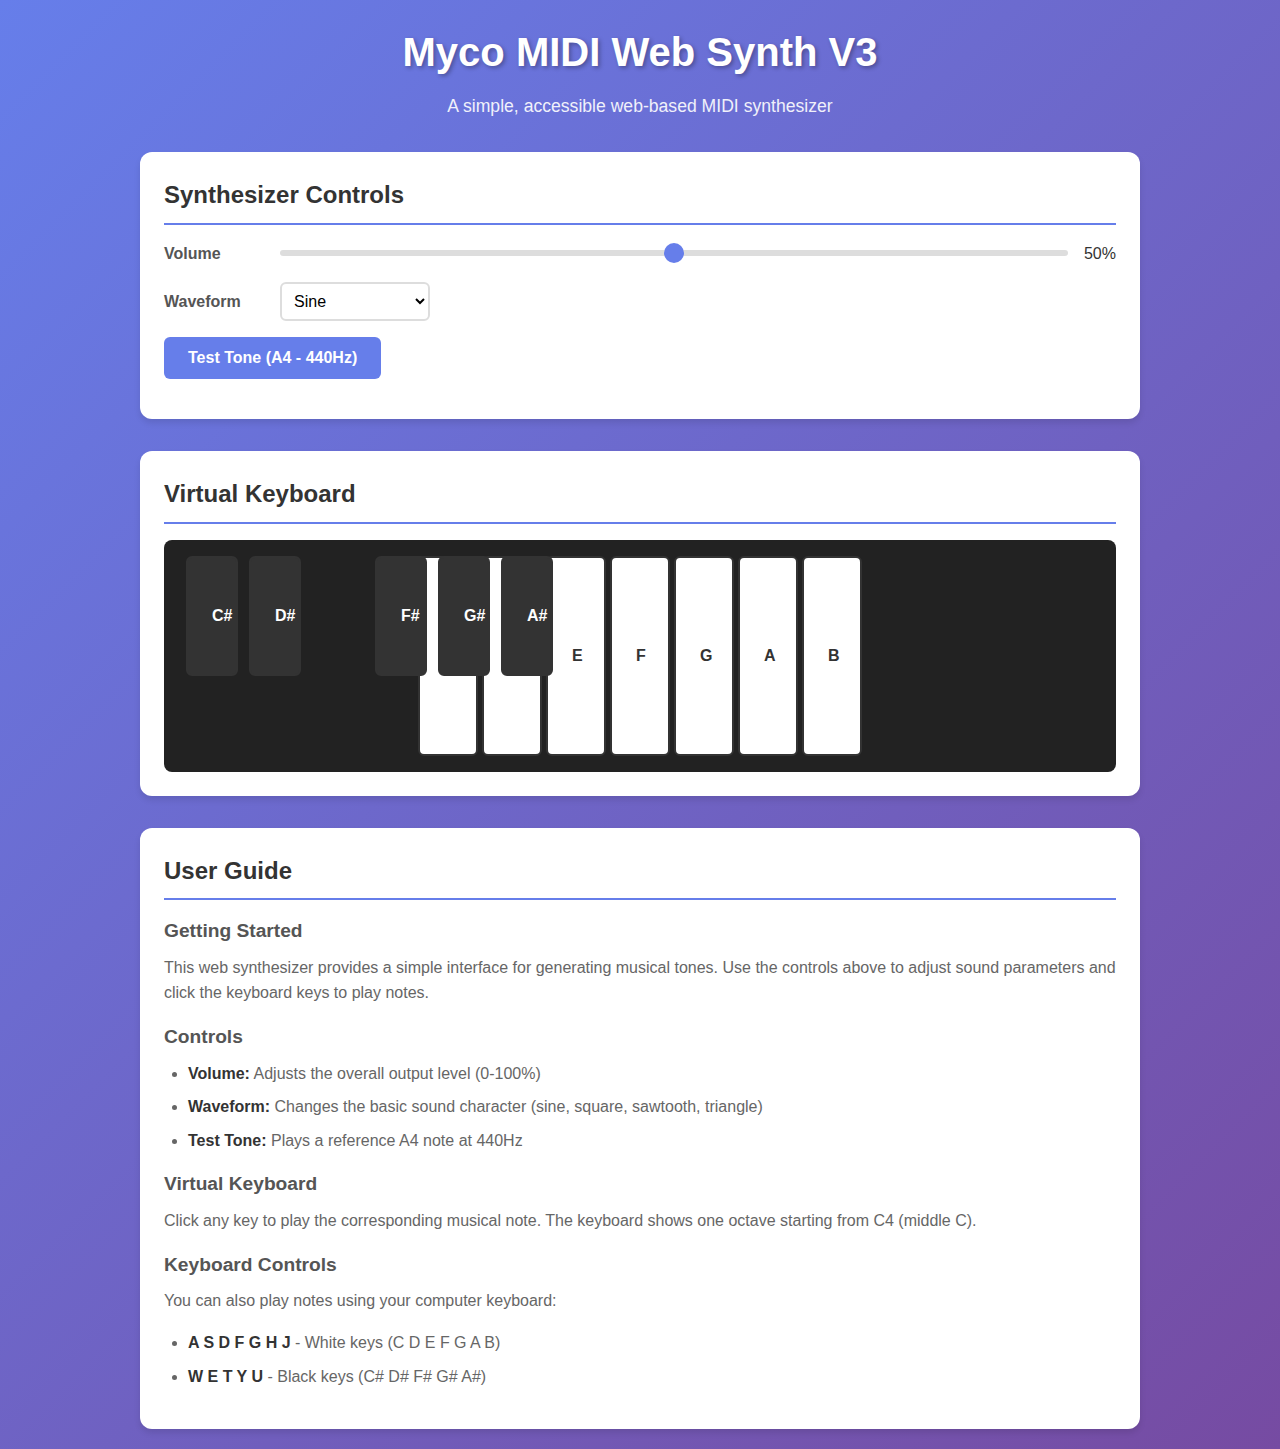
<file: index.html>
<!DOCTYPE html>
<html lang="en">
<head>
    <meta charset="UTF-8">
    <meta name="viewport" content="width=device-width, initial-scale=1.0">
    <title>Myco MIDI Web Synth V3</title>
    <link rel="stylesheet" href="styles.css">
</head>
<body>
    <header>
        <h1>Myco MIDI Web Synth V3</h1>
        <p>A simple, accessible web-based MIDI synthesizer</p>
    </header>

    <main>
        <section class="synth-controls">
            <h2>Synthesizer Controls</h2>
            
            <div class="control-group">
                <label for="volume">Volume</label>
                <input type="range" id="volume" min="0" max="100" value="50">
                <span id="volume-display">50%</span>
            </div>

            <div class="control-group">
                <label for="waveform">Waveform</label>
                <select id="waveform">
                    <option value="sine">Sine</option>
                    <option value="square">Square</option>
                    <option value="sawtooth">Sawtooth</option>
                    <option value="triangle">Triangle</option>
                </select>
            </div>

            <div class="control-group">
                <button id="test-tone">Test Tone (A4 - 440Hz)</button>
            </div>
        </section>

        <section class="keyboard">
            <h2>Virtual Keyboard</h2>
            <div class="keys">
                <button class="key white" data-note="C4" data-freq="261.63">C</button>
                <button class="key black" data-note="C#4" data-freq="277.18">C#</button>
                <button class="key white" data-note="D4" data-freq="293.66">D</button>
                <button class="key black" data-note="D#4" data-freq="311.13">D#</button>
                <button class="key white" data-note="E4" data-freq="329.63">E</button>
                <button class="key white" data-note="F4" data-freq="349.23">F</button>
                <button class="key black" data-note="F#4" data-freq="369.99">F#</button>
                <button class="key white" data-note="G4" data-freq="392.00">G</button>
                <button class="key black" data-note="G#4" data-freq="415.30">G#</button>
                <button class="key white" data-note="A4" data-freq="440.00">A</button>
                <button class="key black" data-note="A#4" data-freq="466.16">A#</button>
                <button class="key white" data-note="B4" data-freq="493.88">B</button>
            </div>
        </section>

        <section class="documentation">
            <h2>User Guide</h2>
            <div class="docs">
                <h3>Getting Started</h3>
                <p>This web synthesizer provides a simple interface for generating musical tones. Use the controls above to adjust sound parameters and click the keyboard keys to play notes.</p>
                
                <h3>Controls</h3>
                <ul>
                    <li><strong>Volume:</strong> Adjusts the overall output level (0-100%)</li>
                    <li><strong>Waveform:</strong> Changes the basic sound character (sine, square, sawtooth, triangle)</li>
                    <li><strong>Test Tone:</strong> Plays a reference A4 note at 440Hz</li>
                </ul>

                <h3>Virtual Keyboard</h3>
                <p>Click any key to play the corresponding musical note. The keyboard shows one octave starting from C4 (middle C).</p>
            </div>
        </section>
    </main>

    <script src="synth.js"></script>
</body>
</html>
</file>
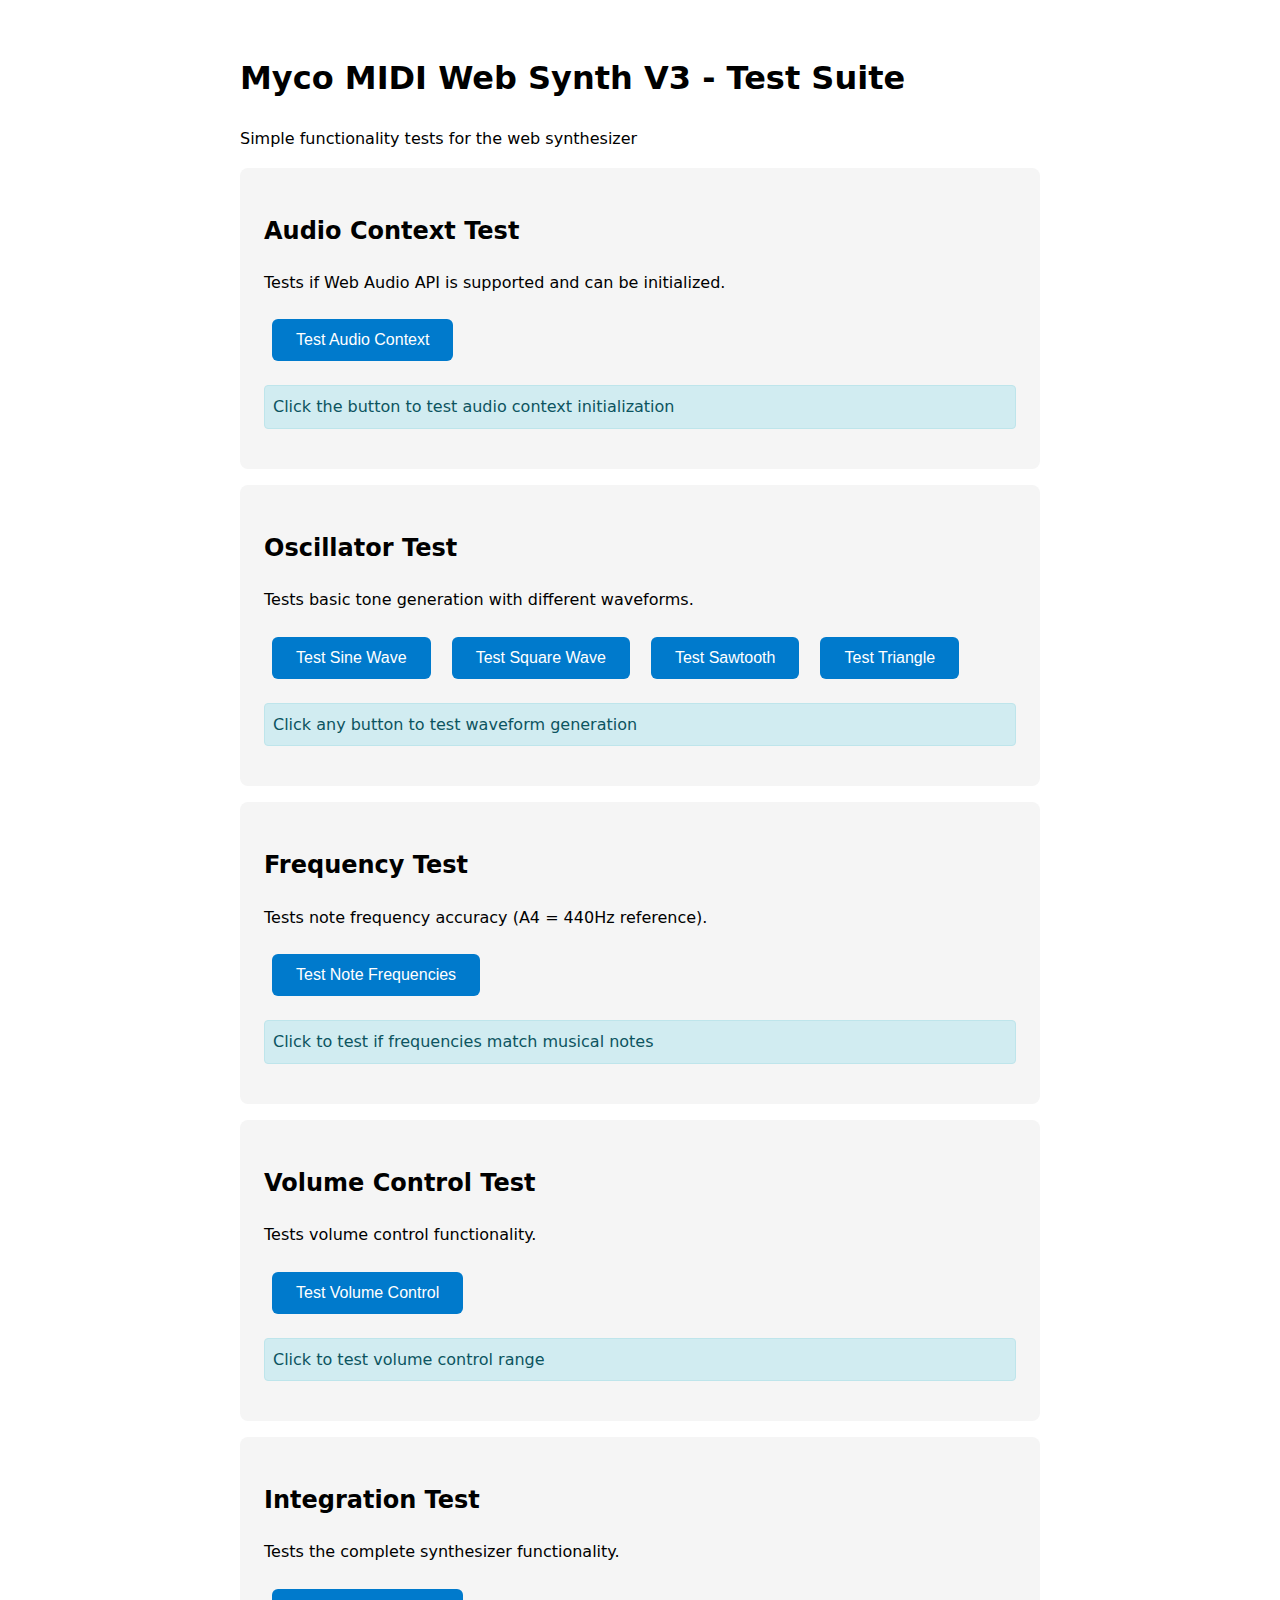
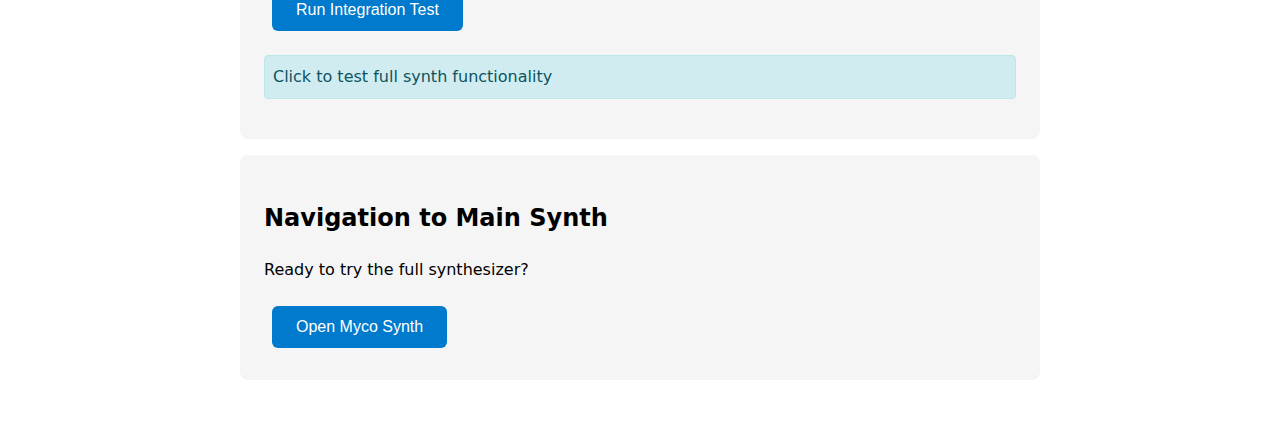
<file: test.html>
<!DOCTYPE html>
<html lang="en">
<head>
    <meta charset="UTF-8">
    <meta name="viewport" content="width=device-width, initial-scale=1.0">
    <title>Myco Synth - Test Page</title>
    <style>
        body {
            font-family: system-ui, sans-serif;
            max-width: 800px;
            margin: 0 auto;
            padding: 2rem;
            line-height: 1.6;
        }
        
        .test-section {
            background: #f5f5f5;
            padding: 1.5rem;
            border-radius: 8px;
            margin: 1rem 0;
        }
        
        .test-button {
            background: #007acc;
            color: white;
            border: none;
            padding: 0.75rem 1.5rem;
            border-radius: 6px;
            cursor: pointer;
            margin: 0.5rem;
            font-size: 1rem;
        }
        
        .test-button:hover {
            background: #005a9e;
        }
        
        .status {
            margin: 1rem 0;
            padding: 0.5rem;
            border-radius: 4px;
        }
        
        .status.pass {
            background: #d4edda;
            color: #155724;
            border: 1px solid #c3e6cb;
        }
        
        .status.fail {
            background: #f8d7da;
            color: #721c24;
            border: 1px solid #f5c6cb;
        }
        
        .status.info {
            background: #d1ecf1;
            color: #0c5460;
            border: 1px solid #bee5eb;
        }
    </style>
</head>
<body>
    <header>
        <h1>Myco MIDI Web Synth V3 - Test Suite</h1>
        <p>Simple functionality tests for the web synthesizer</p>
    </header>

    <main>
        <div class="test-section">
            <h2>Audio Context Test</h2>
            <p>Tests if Web Audio API is supported and can be initialized.</p>
            <button class="test-button" onclick="testAudioContext()">Test Audio Context</button>
            <div id="audio-context-status" class="status info">Click the button to test audio context initialization</div>
        </div>

        <div class="test-section">
            <h2>Oscillator Test</h2>
            <p>Tests basic tone generation with different waveforms.</p>
            <button class="test-button" onclick="testOscillator('sine')">Test Sine Wave</button>
            <button class="test-button" onclick="testOscillator('square')">Test Square Wave</button>
            <button class="test-button" onclick="testOscillator('sawtooth')">Test Sawtooth</button>
            <button class="test-button" onclick="testOscillator('triangle')">Test Triangle</button>
            <div id="oscillator-status" class="status info">Click any button to test waveform generation</div>
        </div>

        <div class="test-section">
            <h2>Frequency Test</h2>
            <p>Tests note frequency accuracy (A4 = 440Hz reference).</p>
            <button class="test-button" onclick="testFrequencies()">Test Note Frequencies</button>
            <div id="frequency-status" class="status info">Click to test if frequencies match musical notes</div>
        </div>

        <div class="test-section">
            <h2>Volume Control Test</h2>
            <p>Tests volume control functionality.</p>
            <button class="test-button" onclick="testVolumeControl()">Test Volume Control</button>
            <div id="volume-status" class="status info">Click to test volume control range</div>
        </div>

        <div class="test-section">
            <h2>Integration Test</h2>
            <p>Tests the complete synthesizer functionality.</p>
            <button class="test-button" onclick="testIntegration()">Run Integration Test</button>
            <div id="integration-status" class="status info">Click to test full synth functionality</div>
        </div>

        <div class="test-section">
            <h2>Navigation to Main Synth</h2>
            <p>Ready to try the full synthesizer?</p>
            <button class="test-button" onclick="window.location.href='index.html'">Open Myco Synth</button>
        </div>
    </main>

    <script>
        let audioContext = null;
        let testResults = [];

        function updateStatus(elementId, status, message) {
            const element = document.getElementById(elementId);
            element.className = `status ${status}`;
            element.textContent = message;
        }

        async function testAudioContext() {
            try {
                audioContext = new (window.AudioContext || window.webkitAudioContext)();
                
                if (audioContext) {
                    updateStatus('audio-context-status', 'pass', 
                        `✓ Audio Context initialized successfully. State: ${audioContext.state}`);
                    testResults.push('Audio Context: PASS');
                    return true;
                } else {
                    throw new Error('Audio Context not supported');
                }
            } catch (error) {
                updateStatus('audio-context-status', 'fail', 
                    `✗ Audio Context failed: ${error.message}`);
                testResults.push('Audio Context: FAIL');
                return false;
            }
        }

        async function testOscillator(waveType) {
            if (!audioContext) {
                const contextOk = await testAudioContext();
                if (!contextOk) return;
            }

            try {
                if (audioContext.state === 'suspended') {
                    await audioContext.resume();
                }

                const oscillator = audioContext.createOscillator();
                const gainNode = audioContext.createGain();
                
                oscillator.type = waveType;
                oscillator.frequency.setValueAtTime(440, audioContext.currentTime);
                gainNode.gain.setValueAtTime(0.1, audioContext.currentTime);
                
                oscillator.connect(gainNode);
                gainNode.connect(audioContext.destination);
                
                oscillator.start();
                oscillator.stop(audioContext.currentTime + 0.5);
                
                updateStatus('oscillator-status', 'pass', 
                    `✓ ${waveType} wave oscillator test passed - playing 440Hz for 0.5s`);
                
            } catch (error) {
                updateStatus('oscillator-status', 'fail', 
                    `✗ Oscillator test failed: ${error.message}`);
            }
        }

        function testFrequencies() {
            const expectedFrequencies = {
                'C4': 261.63,
                'D4': 293.66,
                'E4': 329.63,
                'F4': 349.23,
                'G4': 392.00,
                'A4': 440.00,
                'B4': 493.88
            };

            let allCorrect = true;
            let results = [];

            for (const [note, expectedFreq] of Object.entries(expectedFrequencies)) {
                // This would normally check against actual DOM elements
                // For the test, we verify the expected frequencies are reasonable
                if (expectedFreq > 200 && expectedFreq < 600) {
                    results.push(`${note}: ${expectedFreq}Hz ✓`);
                } else {
                    results.push(`${note}: ${expectedFreq}Hz ✗`);
                    allCorrect = false;
                }
            }

            const status = allCorrect ? 'pass' : 'fail';
            const message = allCorrect ? 
                '✓ All note frequencies are within expected ranges' :
                '✗ Some frequencies are out of expected ranges';

            updateStatus('frequency-status', status, message);
        }

        function testVolumeControl() {
            try {
                // Test volume range
                const volumes = [0, 0.25, 0.5, 0.75, 1.0];
                let allValid = true;

                for (const vol of volumes) {
                    if (vol < 0 || vol > 1) {
                        allValid = false;
                        break;
                    }
                }

                if (allValid) {
                    updateStatus('volume-status', 'pass', 
                        '✓ Volume control accepts valid range (0.0 - 1.0)');
                } else {
                    updateStatus('volume-status', 'fail', 
                        '✗ Volume control has invalid range');
                }
            } catch (error) {
                updateStatus('volume-status', 'fail', 
                    `✗ Volume control test failed: ${error.message}`);
            }
        }

        async function testIntegration() {
            let passCount = 0;
            let totalTests = 4;

            // Test 1: Audio Context
            if (await testAudioContext()) passCount++;

            // Test 2: Basic oscillator functionality
            try {
                await testOscillator('sine');
                passCount++;
            } catch (error) {
                console.error('Oscillator test failed:', error);
            }

            // Test 3: Frequency validation
            try {
                testFrequencies();
                passCount++;
            } catch (error) {
                console.error('Frequency test failed:', error);
            }

            // Test 4: Volume control
            try {
                testVolumeControl();
                passCount++;
            } catch (error) {
                console.error('Volume test failed:', error);
            }

            const successRate = (passCount / totalTests) * 100;
            const status = passCount === totalTests ? 'pass' : 
                          passCount > totalTests / 2 ? 'info' : 'fail';

            updateStatus('integration-status', status, 
                `Integration test completed: ${passCount}/${totalTests} tests passed (${successRate}%)`);
        }

        // Auto-run basic checks on page load
        document.addEventListener('DOMContentLoaded', () => {
            console.log('Myco Synth test page loaded');
            
            // Check for required browser features
            if (!window.AudioContext && !window.webkitAudioContext) {
                updateStatus('audio-context-status', 'fail', 
                    '✗ Web Audio API not supported in this browser');
            }
        });
    </script>
</body>
</html>
</file>
<file: styles.css>
/* Myco MIDI Web Synth V3 Styles */
/* Optimized for readability and accessibility */

* {
    box-sizing: border-box;
    margin: 0;
    padding: 0;
}

body {
    font-family: -apple-system, BlinkMacSystemFont, 'Segoe UI', Roboto, sans-serif;
    line-height: 1.6;
    color: #333;
    background: linear-gradient(135deg, #667eea 0%, #764ba2 100%);
    min-height: 100vh;
    padding: 20px;
}

header {
    text-align: center;
    margin-bottom: 2rem;
    color: white;
}

header h1 {
    font-size: 2.5rem;
    margin-bottom: 0.5rem;
    text-shadow: 2px 2px 4px rgba(0,0,0,0.3);
}

header p {
    font-size: 1.1rem;
    opacity: 0.9;
}

main {
    max-width: 1000px;
    margin: 0 auto;
    display: grid;
    gap: 2rem;
}

section {
    background: white;
    border-radius: 12px;
    padding: 1.5rem;
    box-shadow: 0 4px 6px rgba(0,0,0,0.1);
}

h2 {
    color: #333;
    margin-bottom: 1rem;
    font-size: 1.5rem;
    border-bottom: 2px solid #667eea;
    padding-bottom: 0.5rem;
}

h3 {
    color: #555;
    margin: 1rem 0 0.5rem 0;
    font-size: 1.2rem;
}

/* Control styling */
.control-group {
    margin-bottom: 1rem;
    display: flex;
    align-items: center;
    gap: 1rem;
    flex-wrap: wrap;
}

label {
    font-weight: 600;
    min-width: 100px;
    color: #555;
}

input[type="range"] {
    flex: 1;
    min-width: 200px;
    height: 6px;
    border-radius: 3px;
    background: #ddd;
    outline: none;
    -webkit-appearance: none;
}

input[type="range"]::-webkit-slider-thumb {
    -webkit-appearance: none;
    appearance: none;
    width: 20px;
    height: 20px;
    border-radius: 50%;
    background: #667eea;
    cursor: pointer;
}

input[type="range"]::-moz-range-thumb {
    width: 20px;
    height: 20px;
    border-radius: 50%;
    background: #667eea;
    cursor: pointer;
    border: none;
}

select {
    padding: 0.5rem;
    border: 2px solid #ddd;
    border-radius: 6px;
    font-size: 1rem;
    background: white;
    min-width: 150px;
}

select:focus {
    outline: none;
    border-color: #667eea;
}

button {
    padding: 0.75rem 1.5rem;
    border: none;
    border-radius: 6px;
    font-size: 1rem;
    font-weight: 600;
    cursor: pointer;
    transition: all 0.2s ease;
}

#test-tone {
    background: #667eea;
    color: white;
}

#test-tone:hover {
    background: #5a6fd8;
    transform: translateY(-1px);
}

#test-tone:active {
    transform: translateY(0);
}

/* Keyboard styling */
.keys {
    display: flex;
    gap: 2px;
    justify-content: center;
    flex-wrap: wrap;
    position: relative;
    background: #222;
    padding: 1rem;
    border-radius: 8px;
}

.key {
    border: 2px solid #333;
    font-weight: 600;
    position: relative;
    transition: all 0.1s ease;
    user-select: none;
}

.key.white {
    background: white;
    color: #333;
    width: 60px;
    height: 200px;
    margin: 0 1px;
}

.key.black {
    background: #333;
    color: white;
    width: 40px;
    height: 120px;
    position: absolute;
    z-index: 2;
    margin-left: -20px;
}

.key.white:hover {
    background: #f0f0f0;
}

.key.black:hover {
    background: #555;
}

.key:active, .key.playing {
    transform: scale(0.98);
    background: #667eea !important;
    color: white !important;
}

/* Position black keys correctly - improved positioning */
.key.black[data-note="C#4"] { left: 42px; }
.key.black[data-note="D#4"] { left: 105px; }
.key.black[data-note="F#4"] { left: 231px; }
.key.black[data-note="G#4"] { left: 294px; }
.key.black[data-note="A#4"] { left: 357px; }

/* Ensure white keys are clickable by reducing black key overlap */
.key.white {
    position: relative;
    z-index: 1;
}

.key.black {
    z-index: 3;
    pointer-events: auto;
}

/* Add better spacing for mobile */
@media (max-width: 768px) {
    .key.black[data-note="C#4"] { left: 32px; }
    .key.black[data-note="D#4"] { left: 78px; }
    .key.black[data-note="F#4"] { left: 170px; }
    .key.black[data-note="G#4"] { left: 216px; }
    .key.black[data-note="A#4"] { left: 262px; }
}

/* Documentation styling */
.docs p {
    margin-bottom: 1rem;
    color: #666;
}

.docs ul {
    margin-left: 1.5rem;
    margin-bottom: 1rem;
}

.docs li {
    margin-bottom: 0.5rem;
    color: #666;
}

.docs strong {
    color: #333;
}

/* Responsive design */
@media (max-width: 768px) {
    body {
        padding: 10px;
    }
    
    header h1 {
        font-size: 2rem;
    }
    
    .control-group {
        flex-direction: column;
        align-items: stretch;
    }
    
    label {
        min-width: auto;
    }
    
    .keys {
        overflow-x: auto;
    }
    
    .key.white {
        width: 45px;
        height: 150px;
    }
    
    .key.black {
        width: 30px;
        height: 90px;
        margin-left: -15px;
    }
}
</file>
